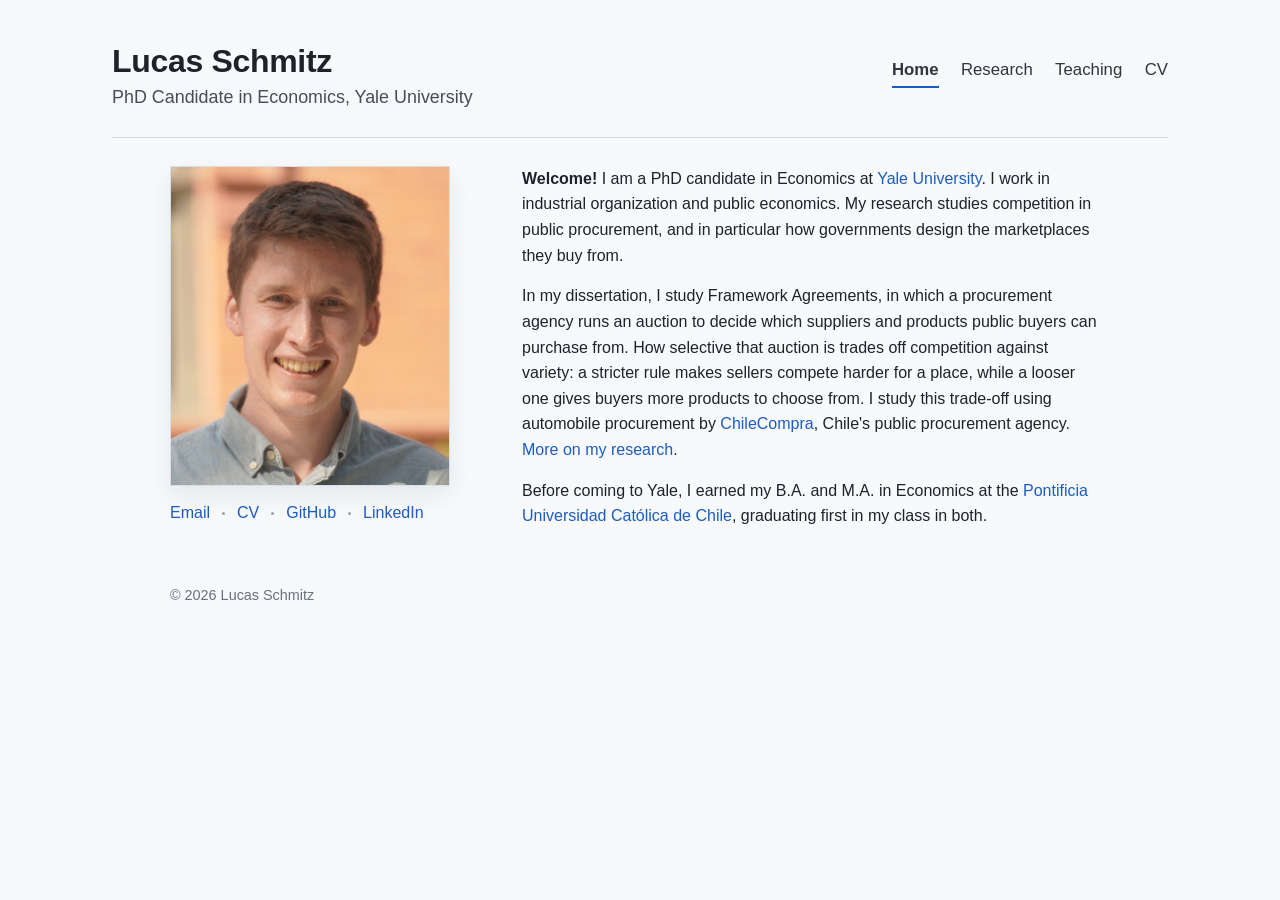
<file: index.html>
<!DOCTYPE html>
<html lang="en">
<head>
  <meta charset="UTF-8" />
  <meta name="viewport" content="width=device-width, initial-scale=1.0" />
  <meta name="description" content="Personal website of Lucas Schmitz, PhD candidate in economics at Yale University working on industrial organization and public procurement." />
  <title>Lucas Schmitz | Home</title>
  <link rel="stylesheet" href="styles.css" />
</head>
<body>
  <div class="page-wrap">
    <header class="site-header">
      <div class="identity">
        <h1><a href="index.html">Lucas Schmitz</a></h1>
        <p class="identity-title">PhD Candidate in Economics,<span class="title-break"> Yale University</span></p>
      </div>
      <nav class="top-nav" aria-label="Main">
        <a href="index.html" aria-current="page">Home</a>
        <a href="research.html">Research</a>
        <a href="teaching.html">Teaching</a>
        <a href="Lucas_Schmitz_CV.pdf">CV</a>
      </nav>
    </header>

    <hr class="header-rule" />

    <main class="main-content">
      <section class="home-intro">
        <div class="home-media">
          <!-- Add a headshot named photo.jpg next to this file and it replaces the initials automatically. -->
          <div class="portrait">
            <span class="portrait-initials" aria-hidden="true">LS</span>
            <img src="photo.jpg" alt="Lucas Schmitz" width="280" height="320" decoding="async" onerror="this.remove()" />
          </div>
          <ul class="contact-list">
            <li><a href="mailto:lucas.schmitz@yale.edu">Email</a></li>
            <li><a href="Lucas_Schmitz_CV.pdf">CV</a></li>
            <li><a href="https://github.com/lucassschmitz" target="_blank" rel="noreferrer">GitHub</a></li>
            <li><a href="https://www.linkedin.com/in/lucas-schmitz-condeza-340827b1/" target="_blank" rel="noreferrer">LinkedIn</a></li>
          </ul>
        </div>

        <div class="home-copy">
          <p>
            <strong>Welcome!</strong> I am a PhD candidate in Economics at
            <a href="https://economics.yale.edu/" target="_blank" rel="noreferrer">Yale University</a>.
            I work in industrial organization and public economics. My research studies competition in public
            procurement, and in particular how governments design the marketplaces they buy from.
          </p>

          <p>
            In my dissertation, I study Framework Agreements, in which a procurement agency runs an auction to decide
            which suppliers and products public buyers can purchase from. How selective that auction is trades off
            competition against variety: a stricter rule makes sellers compete harder for a place, while a looser one
            gives buyers more products to choose from. I study this trade-off using automobile procurement by
            <a href="https://www.chilecompra.cl/" target="_blank" rel="noreferrer">ChileCompra</a>, Chile's public
            procurement agency. <a href="research.html">More on my research</a>.
          </p>

          <p>
            Before coming to Yale, I earned my B.A. and M.A. in Economics at the
            <a href="https://economia.uc.cl/" target="_blank" rel="noreferrer">Pontificia Universidad Católica de Chile</a>,
            graduating first in my class in both.
          </p>
        </div>
      </section>
    </main>

    <footer>
      <p>&copy; <span id="year">2026</span> Lucas Schmitz</p>
    </footer>
  </div>

  <script src="script.js"></script>
</body>
</html>
</file>
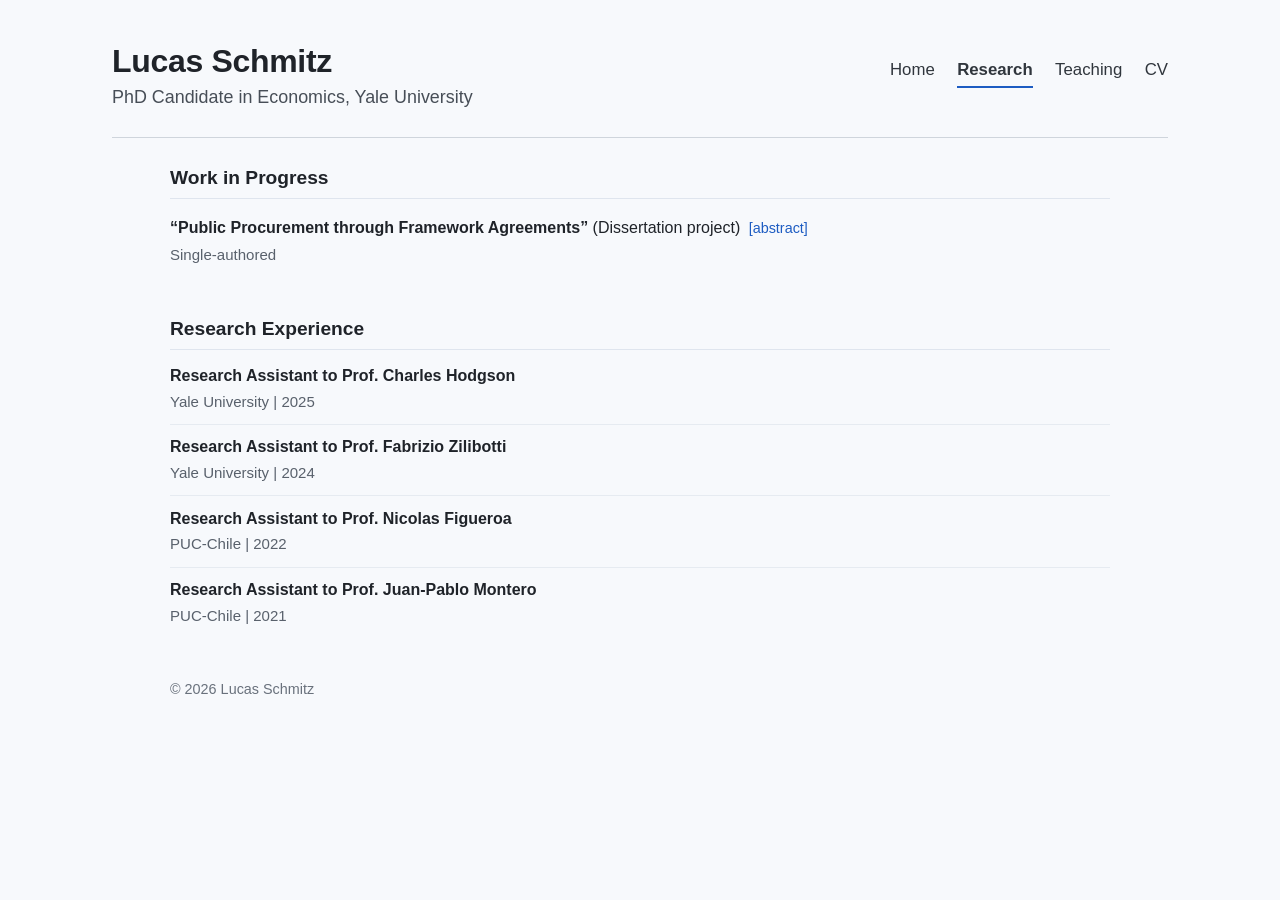
<file: research.html>
<!DOCTYPE html>
<html lang="en">
<head>
  <meta charset="UTF-8" />
  <meta name="viewport" content="width=device-width, initial-scale=1.0" />
  <meta name="description" content="Research by Lucas Schmitz on public procurement and Framework Agreements." />
  <title>Lucas Schmitz | Research</title>
  <link rel="stylesheet" href="styles.css" />
</head>
<body>
  <div class="page-wrap">
    <header class="site-header">
      <div class="identity">
        <h1><a href="index.html">Lucas Schmitz</a></h1>
        <p class="identity-title">PhD Candidate in Economics,<span class="title-break"> Yale University</span></p>
      </div>
      <nav class="top-nav" aria-label="Main">
        <a href="index.html">Home</a>
        <a href="research.html" aria-current="page">Research</a>
        <a href="teaching.html">Teaching</a>
        <a href="Lucas_Schmitz_CV.pdf">CV</a>
      </nav>
    </header>

    <hr class="header-rule" />

    <main class="main-content">
      <section class="section">
        <h2 class="section-heading">Work in Progress</h2>
        <ol class="paper-list">
          <!-- To add a paper, copy this whole <li> block and give the abstract a new id. -->
          <li class="paper-item">
            <p class="paper-title">
              <strong>&ldquo;Public Procurement through Framework Agreements&rdquo;</strong> (Dissertation project)
              <span class="paper-links"><button class="abstract-toggle" type="button" aria-expanded="false" aria-controls="fa-abstract">[<span class="toggle-label">abstract</span>]</button></span>
            </p>
            <p class="paper-meta">Single-authored</p>
            <p class="paper-abstract" id="fa-abstract" hidden>
              Public agencies repeatedly buy the same goods (vehicles, medical supplies, office equipment), and running
              a separate tender for every purchase is slow and costly. Framework Agreements avoid this by building a
              standing marketplace: a procurement agency first runs an auction to select which suppliers and products
              enter the menu, and public buyers such as hospitals, ministries, and universities then purchase directly
              from it. Setting the admission threshold involves a trade-off. Looser criteria give buyers a richer menu,
              but they also weaken the threat of exclusion that pushes firms to bid aggressively, so a broader menu need
              not make buyers better off. I study this trade-off in automobile procurement by ChileCompra, Chile's
              public procurement agency, which held several vehicle Framework Agreements over my sample period. I first
              show that products admitted at the margin of the selection cutoff capture positive market shares, so
              variety matters. I then develop a two-stage model of the admission auction and the purchases that follow
              to quantify how alternative selection rules affect prices, variety, and buyer welfare.
            </p>
          </li>
        </ol>
      </section>

      <section class="section">
        <h2 class="section-heading">Research Experience</h2>
        <div class="entry-list">
          <article class="entry">
            <p class="entry-title"><strong>Research Assistant to Prof. Charles Hodgson</strong></p>
            <p class="entry-meta">Yale University | 2025</p>
          </article>
          <article class="entry">
            <p class="entry-title"><strong>Research Assistant to Prof. Fabrizio Zilibotti</strong></p>
            <p class="entry-meta">Yale University | 2024</p>
          </article>
          <article class="entry">
            <p class="entry-title"><strong>Research Assistant to Prof. Nicolas Figueroa</strong></p>
            <p class="entry-meta">PUC-Chile | 2022</p>
          </article>
          <article class="entry">
            <p class="entry-title"><strong>Research Assistant to Prof. Juan-Pablo Montero</strong></p>
            <p class="entry-meta">PUC-Chile | 2021</p>
          </article>
        </div>
      </section>
    </main>

    <footer>
      <p>&copy; <span id="year">2026</span> Lucas Schmitz</p>
    </footer>
  </div>

  <script src="script.js"></script>
</body>
</html>
</file>
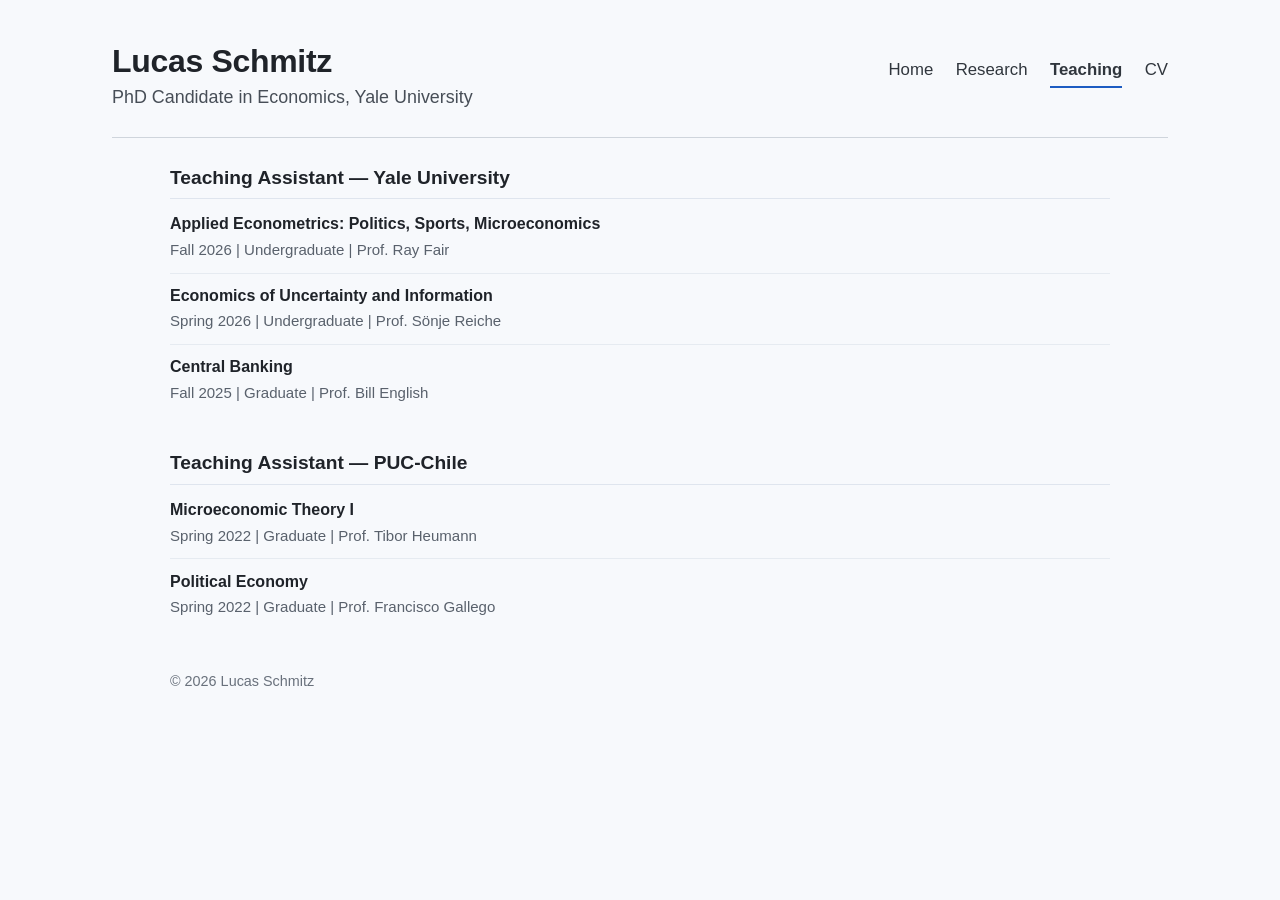
<file: teaching.html>
<!DOCTYPE html>
<html lang="en">
<head>
  <meta charset="UTF-8" />
  <meta name="viewport" content="width=device-width, initial-scale=1.0" />
  <meta name="description" content="Teaching experience of Lucas Schmitz at Yale University and PUC-Chile." />
  <title>Lucas Schmitz | Teaching</title>
  <link rel="stylesheet" href="styles.css" />
</head>
<body>
  <div class="page-wrap">
    <header class="site-header">
      <div class="identity">
        <h1><a href="index.html">Lucas Schmitz</a></h1>
        <p class="identity-title">PhD Candidate in Economics,<span class="title-break"> Yale University</span></p>
      </div>
      <nav class="top-nav" aria-label="Main">
        <a href="index.html">Home</a>
        <a href="research.html">Research</a>
        <a href="teaching.html" aria-current="page">Teaching</a>
        <a href="Lucas_Schmitz_CV.pdf">CV</a>
      </nav>
    </header>

    <hr class="header-rule" />

    <main class="main-content">
      <section class="section">
        <h2 class="section-heading">Teaching Assistant &mdash; Yale University</h2>
        <div class="entry-list">
          <article class="entry">
            <p class="entry-title"><strong>Applied Econometrics: Politics, Sports, Microeconomics</strong></p>
            <p class="entry-meta">Fall 2026 | Undergraduate | Prof. Ray Fair</p>
          </article>
          <article class="entry">
            <p class="entry-title"><strong>Economics of Uncertainty and Information</strong></p>
            <p class="entry-meta">Spring 2026 | Undergraduate | Prof. Sönje Reiche</p>
          </article>
          <article class="entry">
            <p class="entry-title"><strong>Central Banking</strong></p>
            <p class="entry-meta">Fall 2025 | Graduate | Prof. Bill English</p>
          </article>
        </div>
      </section>

      <section class="section">
        <h2 class="section-heading">Teaching Assistant &mdash; PUC-Chile</h2>
        <div class="entry-list">
          <article class="entry">
            <p class="entry-title"><strong>Microeconomic Theory I</strong></p>
            <p class="entry-meta">Spring 2022 | Graduate | Prof. Tibor Heumann</p>
          </article>
          <article class="entry">
            <p class="entry-title"><strong>Political Economy</strong></p>
            <p class="entry-meta">Spring 2022 | Graduate | Prof. Francisco Gallego</p>
          </article>
        </div>
      </section>
    </main>

    <footer>
      <p>&copy; <span id="year">2026</span> Lucas Schmitz</p>
    </footer>
  </div>

  <script src="script.js"></script>
</body>
</html>
</file>
<file: styles.css>
/* Styles shared by every page of the site. */

*,
*::before,
*::after {
  box-sizing: border-box;
}

html,
body {
  margin: 0;
  padding: 0;
}

body {
  font-family: -apple-system, BlinkMacSystemFont, "Segoe UI", Roboto, "Helvetica Neue", Arial, sans-serif;
  font-size: 16px;
  line-height: 1.6;
  color: #1f2329;
  background: #f7f9fc;
  -webkit-font-smoothing: antialiased;
}

a {
  color: #1d5cc2;
  text-decoration: none;
  text-underline-offset: 0.16em;
}

a:hover,
a:focus-visible {
  color: #154493;
  text-decoration: underline;
}

:focus-visible {
  outline: 2px solid #9fb6da;
  outline-offset: 3px;
}

/* ---------- Page frame: header, navigation, footer ---------- */

.page-wrap {
  max-width: 1120px;
  margin: 0 auto;
  padding: 2.75rem 2rem 2rem;
}

.site-header {
  display: flex;
  justify-content: space-between;
  align-items: flex-start;
  gap: 1.5rem;
}

.identity h1 {
  margin: 0;
  font-size: clamp(1.6rem, 2.5vw, 2.2rem);
  line-height: 1.1;
  font-weight: 700;
  letter-spacing: -0.01em;
}

.identity h1 a {
  color: inherit;
}

.identity h1 a:hover,
.identity h1 a:focus-visible {
  color: #1d5cc2;
  text-decoration: none;
}

.identity-title {
  margin: 0.4rem 0 0;
  font-size: clamp(1rem, 1.4vw, 1.3rem);
  line-height: 1.25;
  color: #474e57;
  white-space: nowrap;
}

.top-nav {
  display: flex;
  flex-wrap: wrap;
  justify-content: flex-end;
  gap: 0.25rem 1.4rem;
  padding-top: 0.8rem;
}

.top-nav a {
  padding-bottom: 0.15rem;
  border-bottom: 2px solid transparent;
  font-size: clamp(1.05rem, 1.1vw, 1.25rem);
  color: #30363d;
}

.top-nav a:hover,
.top-nav a:focus-visible {
  color: #1d5cc2;
  border-bottom-color: #9fb6da;
  text-decoration: none;
}

.top-nav a[aria-current="page"] {
  font-weight: 600;
  border-bottom-color: #1d5cc2;
}

.header-rule {
  margin: 1.8rem 0 0;
  border: 0;
  border-bottom: 1px solid #cfd5dc;
}

.main-content {
  max-width: 940px;
  margin: 0 auto;
  padding-top: 1.75rem;
}

footer {
  max-width: 940px;
  margin: 2.5rem auto 0;
  color: #69717c;
  font-size: 0.9rem;
}

footer p {
  margin: 0;
}

/* ---------- Home page ---------- */

.home-intro {
  display: grid;
  grid-template-columns: 280px minmax(0, 1fr);
  gap: clamp(2rem, 6vw, 4.5rem);
  align-items: start;
}

/* The initials show until a file named photo.jpg is added next to index.html. */
.portrait {
  position: relative;
  width: 280px;
  aspect-ratio: 7 / 8;
  overflow: hidden;
  background: linear-gradient(160deg, #e9eef5 0%, #dde5ef 100%);
  border: 1px solid #d6dfeb;
  box-shadow: 0 10px 24px rgba(31, 35, 41, 0.08);
}

.portrait img {
  position: absolute;
  inset: 0;
  width: 100%;
  height: 100%;
  object-fit: cover;
  display: block;
}

.portrait-initials {
  position: absolute;
  inset: 0;
  display: flex;
  align-items: center;
  justify-content: center;
  font-size: 3.4rem;
  font-weight: 600;
  letter-spacing: 0.06em;
  color: #8a9ab0;
  user-select: none;
}

.contact-list {
  list-style: none;
  margin: 0.9rem 0 0;
  padding: 0;
  display: flex;
  flex-wrap: wrap;
  align-items: center;
  gap: 0.2rem 0.75rem;
}

.contact-list li:not(:last-child)::after {
  content: "";
  display: inline-block;
  width: 3px;
  height: 3px;
  margin-left: 0.75rem;
  border-radius: 50%;
  background: #9aa3ad;
  vertical-align: middle;
}

.home-copy {
  max-width: 36rem;
}

.home-copy p {
  margin: 0 0 0.95rem;
}

/* ---------- Research and teaching pages ---------- */

.section + .section {
  margin-top: 2.25rem;
}

.section-heading {
  margin: 0 0 0.2rem;
  padding-bottom: 0.45rem;
  border-bottom: 1px solid #dfe5ee;
  font-size: 1.2rem;
  line-height: 1.3;
}

.paper-list {
  list-style: none;
  margin: 0;
  padding: 0;
}

.paper-item {
  padding: 0.9rem 0;
  border-bottom: 1px solid #e6ebf1;
}

.paper-item:last-child {
  border-bottom: 0;
}

.paper-title,
.paper-meta {
  margin: 0;
}

.paper-title {
  line-height: 1.45;
}

.paper-meta {
  margin-top: 0.2rem;
  color: #59616c;
  font-size: 0.94rem;
}

.paper-links {
  margin-left: 0.25rem;
  white-space: nowrap;
  font-size: 0.9rem;
}

.abstract-toggle {
  margin: 0;
  padding: 0;
  border: 0;
  background: transparent;
  color: #1d5cc2;
  font: inherit;
  line-height: inherit;
  cursor: pointer;
}

.abstract-toggle:hover .toggle-label,
.abstract-toggle:focus-visible .toggle-label {
  color: #154493;
  text-decoration: underline;
  text-underline-offset: 0.16em;
}

.paper-abstract {
  margin: 0.5rem 0 0.25rem;
  padding: 0.75rem 0.9rem;
  border: 1px solid #d8e1ef;
  border-left: 3px solid #9fb6da;
  border-radius: 4px;
  background: #f3f6fa;
  color: #4f5761;
  font-size: 0.93rem;
}

.entry {
  padding: 0.65rem 0;
  border-bottom: 1px solid #e6ebf1;
}

.entry:last-child {
  border-bottom: 0;
}

.entry-title,
.entry-meta {
  margin: 0;
}

.entry-title {
  line-height: 1.45;
}

.entry-meta {
  margin-top: 0.15rem;
  color: #59616c;
  font-size: 0.94rem;
}

/* ---------- Smaller screens ---------- */

@media (max-width: 980px) {
  .page-wrap {
    padding: 1.4rem 1.1rem 1.5rem;
  }

  .site-header {
    flex-direction: column;
    align-items: center;
    gap: 0.6rem;
  }

  .identity {
    text-align: center;
  }

  .top-nav {
    width: 100%;
    justify-content: center;
    padding-top: 0;
    gap: 0.25rem 1.1rem;
  }

  .top-nav a {
    font-size: 1.1rem;
  }

  .header-rule {
    margin-top: 1rem;
  }

  .home-intro {
    grid-template-columns: 1fr;
    gap: 1.25rem;
  }

  .home-media {
    display: flex;
    flex-direction: column;
    align-items: center;
  }

  .contact-list {
    justify-content: center;
  }

  .home-copy {
    max-width: none;
  }
}

@media (max-width: 720px) {
  .identity-title {
    white-space: normal;
  }

  .title-break {
    display: block;
  }

  .portrait {
    width: 240px;
  }
}
</file>
